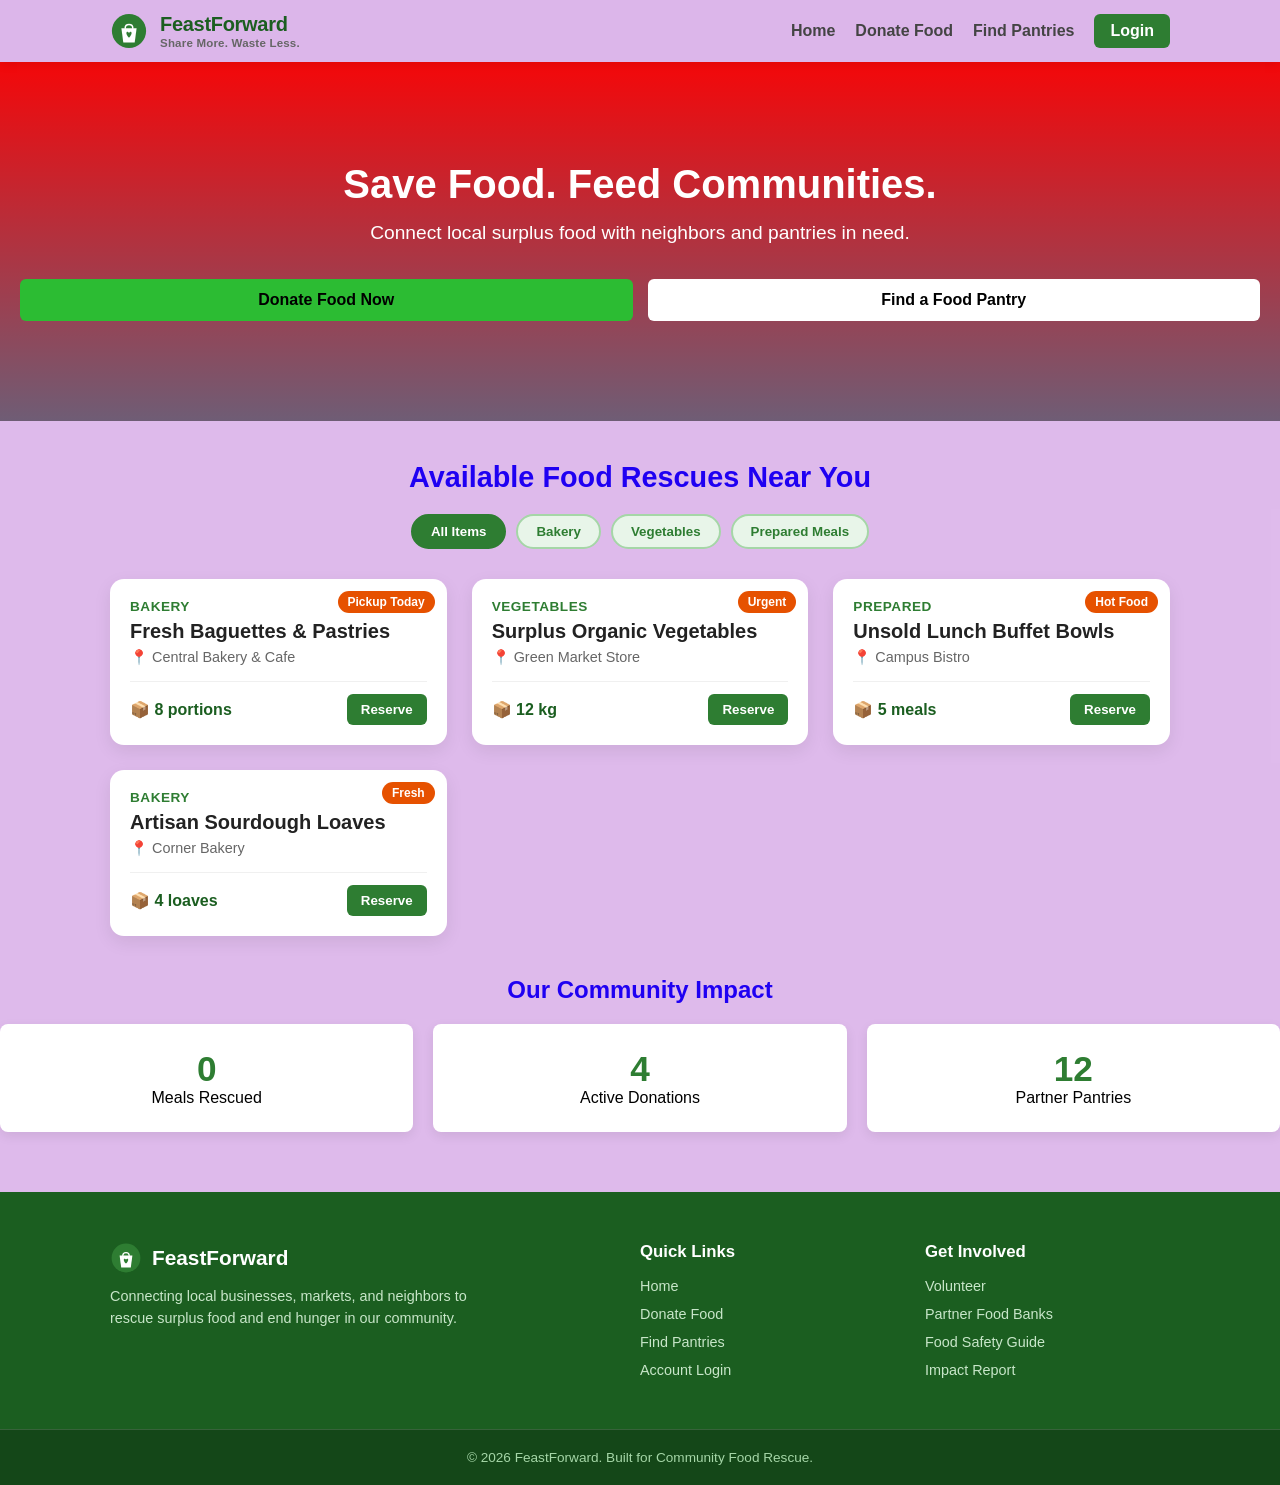
<file: index.html>
<!DOCTYPE html>
<html lang="en">
<head>
  <meta charset="UTF-8">
  <meta name="viewport" content="width=device-width, initial-scale=1.0">
  <title>FeastForward | Community Food Rescue & Surplus Sharing</title>
  <link rel="stylesheet" href="style.css">
</head>
<body>

  <!-- Navigation Bar -->
  <header class="navbar">
    <div class="nav-container">
      
      <a href="index.html" class="nav-logo">
        <svg class="logo-icon-sm" viewBox="0 0 200 200" width="38" height="38">
          <circle cx="100" cy="100" r="90" fill="#2e7d32" />
          <path d="M60 85 L140 85 L130 160 L70 160 Z" fill="#ffffff" />
          <path d="M80 85 C80 60, 120 60, 120 85" fill="none" stroke="#ffffff" stroke-width="8" stroke-linecap="round" />
          <path d="M100 110 C90 95, 75 110, 100 135 C125 110, 110 95, 100 110 Z" fill="#2e7d32" />
        </svg>
        <div class="logo-text">
          <span class="brand-name">FeastForward</span>
          <span class="brand-tagline">Share More. Waste Less.</span>
        </div>
      </a>

      <nav class="nav-links">
        <a href="index.html">Home</a>
        <a href="donate.html">Donate Food</a>
        <a href="pantries.html">Find Pantries</a>

        <!-- Logged Out Button -->
        <a href="login.html" id="navAuthBtn" class="btn-nav">Login</a>

        <!-- Logged In Profile Menu -->
        <div id="userProfileMenu" class="user-profile-menu hidden">
          <button id="profileDropdownBtn" class="profile-btn" type="button">
            <div class="avatar-circle" id="userAvatar">U</div>
            <span id="userName">User</span>
            <span class="dropdown-arrow">▼</span>
          </button>
          <div id="profileDropdown" class="dropdown-content hidden">
            <div class="dropdown-header">
              <strong id="dropdownName">User Name</strong>
              <small id="dropdownEmail">user@example.com</small>
            </div>
            <hr>
            <a href="donate.html" class="dropdown-item">My Donations</a>
            <button id="logoutBtn" class="dropdown-item logout-link" type="button">Log Out</button>
          </div>
        </div>
      </nav>

    </div>
  </header>

  <!-- Hero Section -->
  <section class="hero">
    <div class="hero-content">
      <h1>Save Food. Feed Communities.</h1>
      <p>Connect local surplus food with neighbors and pantries in need.</p>
      <div class="hero-buttons">
        <a href="donate.html" class="btn btn-primary">Donate Food Now</a>
        <a href="pantries.html" class="btn btn-secondary">Find a Food Pantry</a>
      </div>
    </div>
  </section>

  <!-- Food Listings Section -->
  <section class="listing-section">
    <h2 class="section-title">Available Food Rescues Near You</h2>

    <!-- Interactive Category Filter -->
    <div class="filter-container">
      <button class="filter-btn active" data-filter="all">All Items</button>
      <button class="filter-btn" data-filter="Bakery">Bakery</button>
      <button class="filter-btn" data-filter="Vegetables">Vegetables</button>
      <button class="filter-btn" data-filter="Prepared">Prepared Meals</button>
    </div>

    <!-- Cards Container -->
    <div class="cards-grid" id="foodCardsContainer">
      <!-- Items will be populated dynamically via JavaScript -->
    </div>
  </section>

  <!-- Impact Tracker Section -->
  <section class="impact-section">
    <h2 style="text-align: center; color: #1f00f2;">Our Community Impact</h2>
    <div class="stats-grid">
      <div class="stat-card">
        <h3 id="totalMeals">0</h3>
        <p>Meals Rescued</p>
      </div>
      <div class="stat-card">
        <h3 id="totalDonations">0</h3>
        <p>Active Donations</p>
      </div>
      <div class="stat-card">
        <h3>12</h3>
        <p>Partner Pantries</p>
      </div>
    </div>
  </section>

  <!-- Site Footer -->
  <footer class="site-footer">
    <div class="footer-container">
      
      <!-- Brand Info Column -->
      <div class="footer-brand">
        <div class="footer-logo">
          <svg class="logo-icon-sm" viewBox="0 0 200 200" width="32" height="32">
            <circle cx="100" cy="100" r="90" fill="#2e7d32" />
            <path d="M60 85 L140 85 L130 160 L70 160 Z" fill="#ffffff" />
            <path d="M80 85 C80 60, 120 60, 120 85" fill="none" stroke="#ffffff" stroke-width="8" stroke-linecap="round" />
            <path d="M100 110 C90 95, 75 110, 100 135 C125 110, 110 95, 100 110 Z" fill="#2e7d32" />
          </svg>
          <span class="footer-brand-name">FeastForward</span>
        </div>
        <p class="footer-desc">Connecting local businesses, markets, and neighbors to rescue surplus food and end hunger in our community.</p>
      </div>

      <!-- Quick Links Column -->
      <div class="footer-col">
        <h4>Quick Links</h4>
        <ul>
          <li><a href="index.html">Home</a></li>
          <li><a href="donate.html">Donate Food</a></li>
          <li><a href="pantries.html">Find Pantries</a></li>
          <li><a href="login.html">Account Login</a></li>
        </ul>
      </div>

      <!-- Community & Impact Column -->
      <div class="footer-col">
        <h4>Get Involved</h4>
        <ul>
          <li><a href="#">Volunteer</a></li>
          <li><a href="#">Partner Food Banks</a></li>
          <li><a href="#">Food Safety Guide</a></li>
          <li><a href="#">Impact Report</a></li>
        </ul>
      </div>

    </div>

    <!-- Bottom Copyright Bar -->
    <div class="footer-bottom">
      <p>&copy; 2026 FeastForward. Built for Community Food Rescue.</p>
    </div>
  </footer>
<script src="https://code.jquery.com/jquery-3.7.1.min.js"></script>
<script src="https://cdn.jsdelivr.net/npm/bootstrap@5.3.3/dist/js/bootstrap.bundle.min.js"></script>
  <script src="script.js"></script>
</body>
</html>
</file>
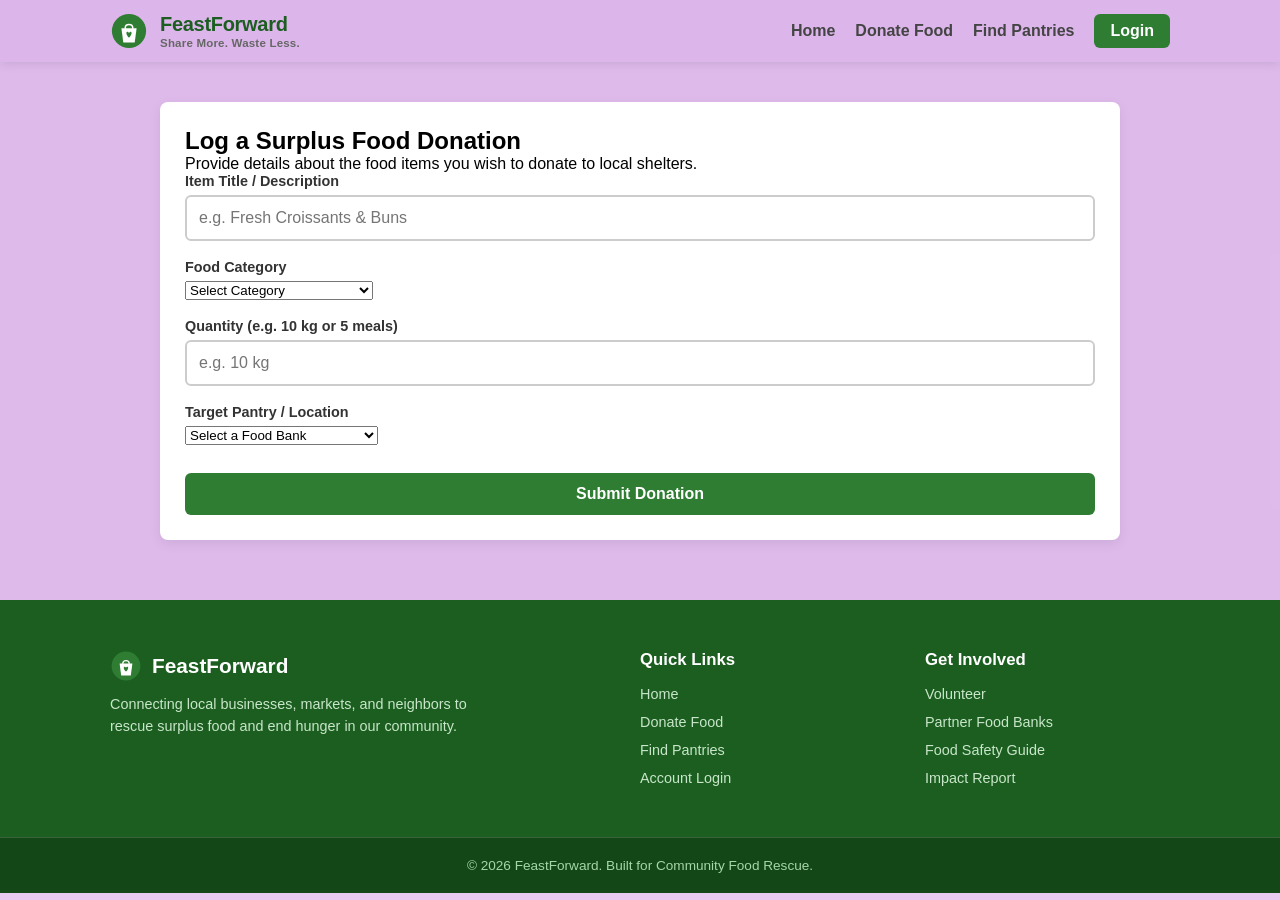
<file: donate.html>
<!DOCTYPE html>
<html lang="en">
<head>
  <meta charset="UTF-8">
  <meta name="viewport" content="width=device-width, initial-scale=1.0">
  <title>Donate Food | FeastForward</title>
  <link rel="stylesheet" href="style.css">
</head>
<body>

  <!-- Navigation Bar -->
  <header class="navbar">
    <div class="nav-container">
      
      <a href="index.html" class="nav-logo">
        <svg class="logo-icon-sm" viewBox="0 0 200 200" width="38" height="38">
          <circle cx="100" cy="100" r="90" fill="#2e7d32" />
          <path d="M60 85 L140 85 L130 160 L70 160 Z" fill="#ffffff" />
          <path d="M80 85 C80 60, 120 60, 120 85" fill="none" stroke="#ffffff" stroke-width="8" stroke-linecap="round" />
          <path d="M100 110 C90 95, 75 110, 100 135 C125 110, 110 95, 100 110 Z" fill="#2e7d32" />
        </svg>
        <div class="logo-text">
          <span class="brand-name">FeastForward</span>
          <span class="brand-tagline">Share More. Waste Less.</span>
        </div>
      </a>

      <nav class="nav-links">
        <a href="index.html">Home</a>
        <a href="donate.html">Donate Food</a>
        <a href="pantries.html">Find Pantries</a>

        <!-- Default Login Button when logged out -->
        <a href="login.html" id="navAuthBtn" class="btn-nav">Login</a>

        <!-- Profile Dropdown (Hidden until user logs in) -->
        <div id="userProfileMenu" class="user-profile-menu hidden">
          <button id="profileDropdownBtn" class="profile-btn" type="button">
            <div class="avatar-circle" id="userAvatar">U</div>
            <span id="userName">User</span>
            <span class="dropdown-arrow">▼</span>
          </button>
          <div id="profileDropdown" class="dropdown-content hidden">
            <div class="dropdown-header">
              <strong id="dropdownName">User Name</strong>
              <small id="dropdownEmail">user@example.com</small>
            </div>
            <hr>
            <a href="donate.html" class="dropdown-item">My Donations</a>
            <button id="logoutBtn" class="dropdown-item logout-link" type="button">Log Out</button>
          </div>
        </div>
      </nav>

    </div>
  </header>

  <!-- Main Container -->
  <main class="page-container">
    <div class="form-card">
      <h2>Log a Surplus Food Donation</h2>
      <p>Provide details about the food items you wish to donate to local shelters.</p>

      <form id="donationForm">
        <div class="form-group">
          <label for="foodTitle">Item Title / Description</label>
          <input type="text" id="foodTitle" placeholder="e.g. Fresh Croissants & Buns" required>
        </div>

        <div class="form-group">
          <label for="foodType">Food Category</label>
          <select id="foodType" required>
            <option value="">Select Category</option>
            <option value="Bakery">Bakery & Bread</option>
            <option value="Vegetables">Fresh Vegetables</option>
            <option value="Prepared">Prepared Meals / Fast Food</option>
          </select>
        </div>

        <div class="form-group">
          <label for="quantity">Quantity (e.g. 10 kg or 5 meals)</label>
          <input type="text" id="quantity" placeholder="e.g. 10 kg" required>
        </div>

        <div class="form-group">
          <label for="pantrySelect">Target Pantry / Location</label>
          <select id="pantrySelect" required>
            <option value="">Select a Food Bank</option>
            <option value="Mitho Metro Food Bank">Mitho Metro Food Bank</option>
            <option value="The Chautari Network">The Chautari Network</option>
            <option value="Eastside Community Kitchen">Eastside Community Kitchen</option>
          </select>
        </div>

        <button type="submit" class="btn btn-full">Submit Donation</button>
      </form>
    </div>
  </main>

  <!-- Site Footer -->
  <footer class="site-footer">
    <div class="footer-container">
      
      <!-- Brand Info Column -->
      <div class="footer-brand">
        <div class="footer-logo">
          <svg class="logo-icon-sm" viewBox="0 0 200 200" width="32" height="32">
            <circle cx="100" cy="100" r="90" fill="#2e7d32" />
            <path d="M60 85 L140 85 L130 160 L70 160 Z" fill="#ffffff" />
            <path d="M80 85 C80 60, 120 60, 120 85" fill="none" stroke="#ffffff" stroke-width="8" stroke-linecap="round" />
            <path d="M100 110 C90 95, 75 110, 100 135 C125 110, 110 95, 100 110 Z" fill="#2e7d32" />
          </svg>
          <span class="footer-brand-name">FeastForward</span>
        </div>
        <p class="footer-desc">Connecting local businesses, markets, and neighbors to rescue surplus food and end hunger in our community.</p>
      </div>

      <!-- Quick Links Column -->
      <div class="footer-col">
        <h4>Quick Links</h4>
        <ul>
          <li><a href="index.html">Home</a></li>
          <li><a href="donate.html">Donate Food</a></li>
          <li><a href="pantries.html">Find Pantries</a></li>
          <li><a href="login.html">Account Login</a></li>
        </ul>
      </div>

      <!-- Community & Impact Column -->
      <div class="footer-col">
        <h4>Get Involved</h4>
        <ul>
          <li><a href="#">Volunteer</a></li>
          <li><a href="#">Partner Food Banks</a></li>
          <li><a href="#">Food Safety Guide</a></li>
          <li><a href="#">Impact Report</a></li>
        </ul>
      </div>

    </div>

    <!-- Bottom Copyright Bar -->
    <div class="footer-bottom">
      <p>&copy; 2026 FeastForward. Built for Community Food Rescue.</p>
    </div>
  </footer>
<script src="https://code.jquery.com/jquery-3.7.1.min.js"></script>
<script src="https://cdn.jsdelivr.net/npm/bootstrap@5.3.3/dist/js/bootstrap.bundle.min.js"></script>
<script src="script.js"></script>
</body>
</html>
</file>
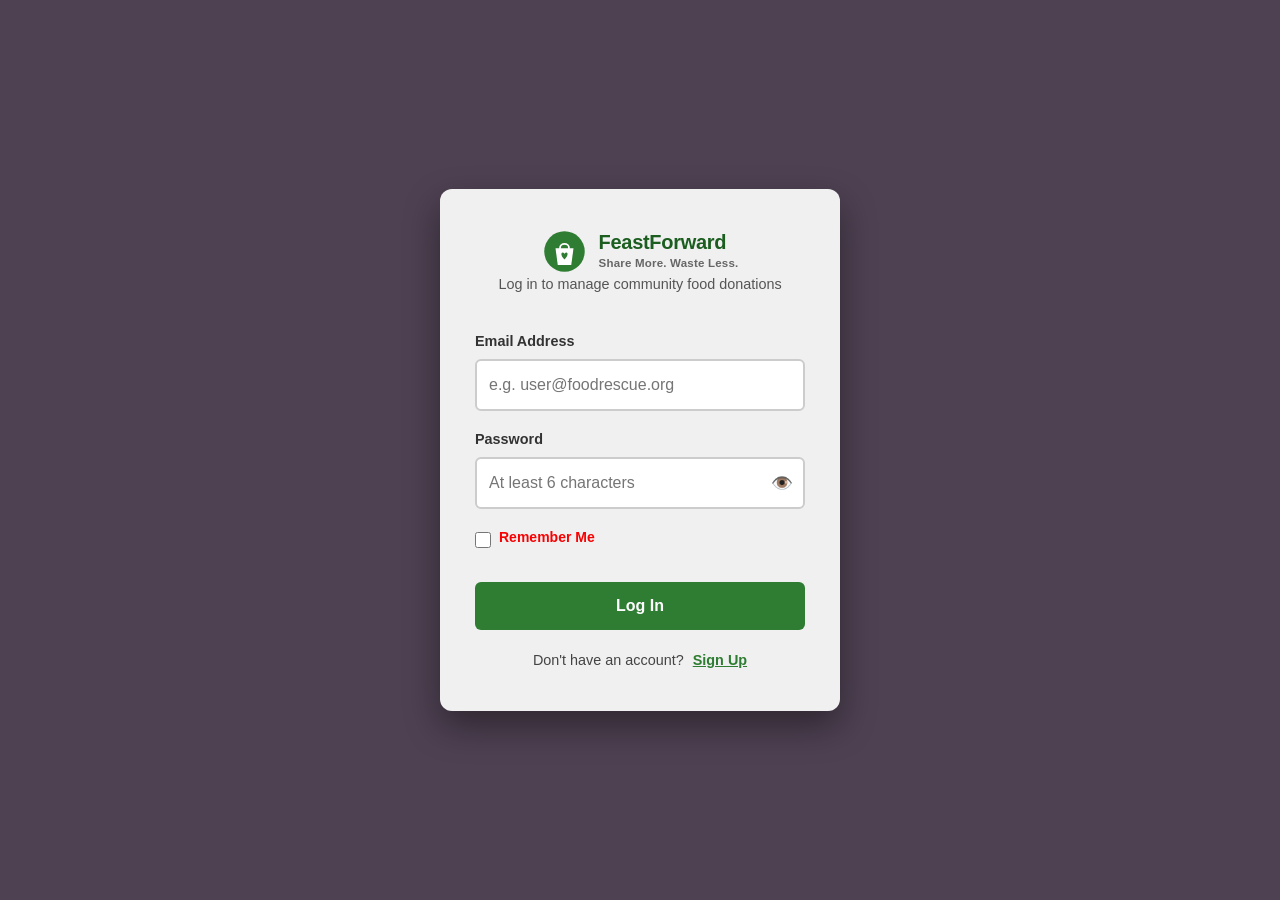
<file: login.html>
<!DOCTYPE html>
<html lang="en">
<head>
  <meta charset="UTF-8">
  <meta name="viewport" content="width=device-width, initial-scale=1.0">
  <title>Login & Sign Up | FeastForward</title>
  <!-- External CSS -->
  <link href="https://cdn.jsdelivr.net/npm/bootstrap@5.3.3/dist/css/bootstrap.min.css" rel="stylesheet">
  <link rel="stylesheet" href="style.css">

</head>
<body>

  <div class="video-container">
    <!-- Background Food Video -->
    <video autoplay muted loop playsinline id="bgVideo">
      <source src="food.mp4" type="video/mp4">
      Your browser does not support HTML5 video.
    </video>

    <!-- Dark Overlay Filter -->
    <div class="video-overlay"></div>

    <!-- Login / Sign Up Card -->
    <div class="auth-card">
      <div class="card-header">

        <a href="index.html" class="nav-logo">
          <svg class="logo-icon-sm" viewBox="0 0 200 200" width="45" height="45">
            <circle cx="100" cy="100" r="90" fill="#2e7d32" />
            <path d="M60 85 L140 85 L130 160 L70 160 Z" fill="#ffffff" />
            <path d="M80 85 C80 60, 120 60, 120 85" fill="none" stroke="#ffffff" stroke-width="8" stroke-linecap="round" />
            <path d="M100 110 C90 95, 75 110, 100 135 C125 110, 110 95, 100 110 Z" fill="#2e7d32" />
          </svg>
          <div class="logo-text">
            <span class="brand-name">FeastForward</span>
            <span class="brand-tagline">Share More. Waste Less.</span>
          </div>
        </a>

        <p id="modalSubtitle">Log in to manage community food donations</p>
      </div>

      <form id="authForm" novalidate>
        <!-- Email Input -->
        <div class="form-group">
          <label for="authEmail">Email Address</label>
          <input type="email" id="authEmail" placeholder="e.g. user@foodrescue.org" required>
          <span class="error-message" id="authEmailError">Please enter a valid email address.</span>
        </div>

        <!-- Password Input with Eye Toggle -->
        <div class="form-group">
          <label for="authPassword">Password</label>
          <div class="password-wrapper">
            <input type="password" id="authPassword" placeholder="At least 6 characters" required>
            <button type="button" id="togglePasswordBtn" class="toggle-password-btn" aria-label="Toggle password visibility">👁️</button>
          </div>
          <span class="error-message" id="authPasswordError">Password must be at least 6 characters long.</span>
        </div>

        <!-- Remember Me Checkbox -->
        <div class="remember-me-group">
          <input type="checkbox" id="rememberMe">
          <label for="rememberMe">Remember Me</label>
        </div>

        <button type="submit" id="authSubmitBtn" class="btn">Log In</button>
      </form>

      <div class="auth-toggle">
        <span id="toggleText">Don't have an account?</span>
        <button type="button" id="toggleAuthBtn">Sign Up</button>
      </div>
    </div>
  </div>

  <!-- External JavaScript -->
<script src="https://code.jquery.com/jquery-3.7.1.min.js"></script>
<script src="https://cdn.jsdelivr.net/npm/bootstrap@5.3.3/dist/js/bootstrap.bundle.min.js"></script>
<script src="script.js"></script>
</body>
</html>
</file>
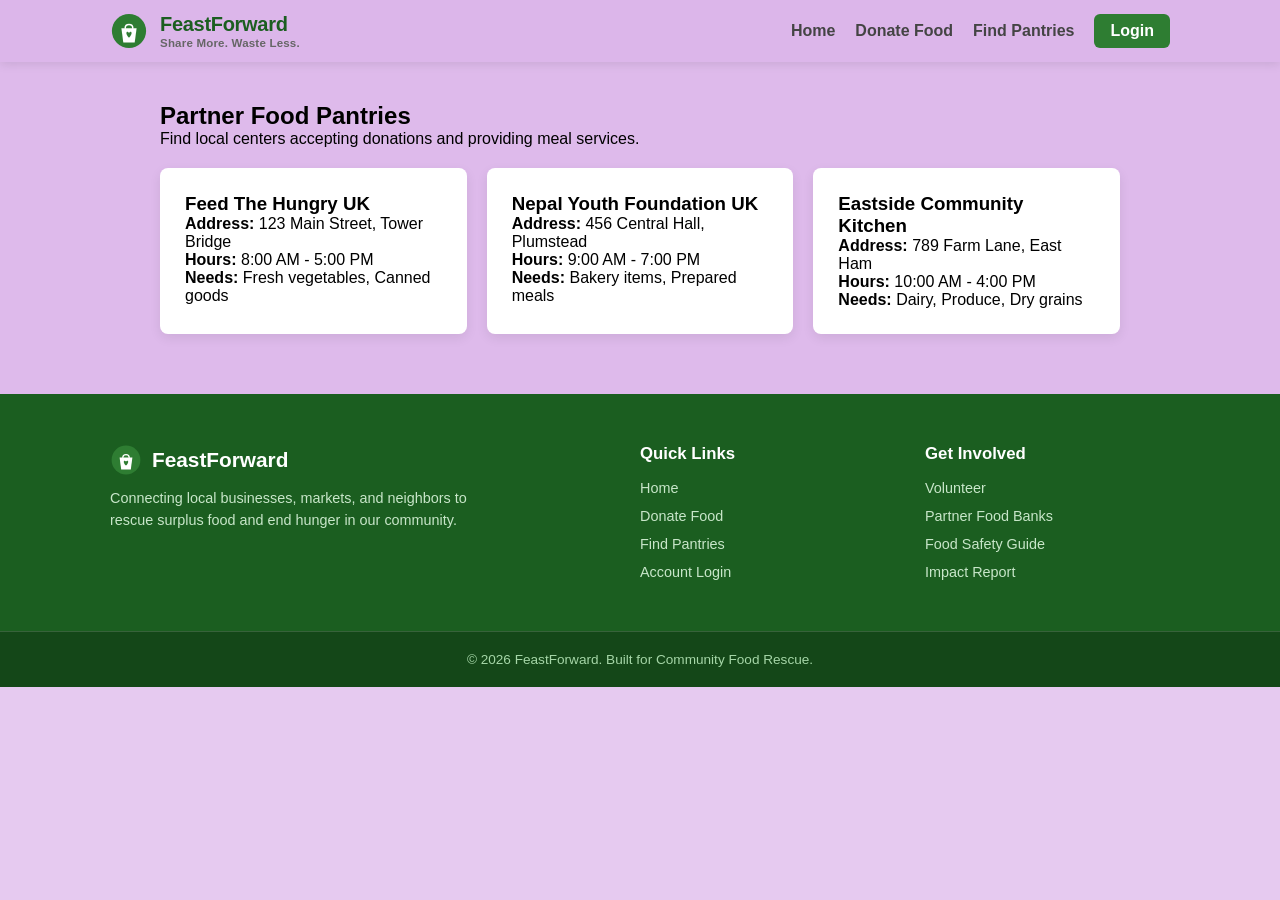
<file: pantries.html>
<!DOCTYPE html>
<html lang="en">
<head>
  <meta charset="UTF-8">
  <meta name="viewport" content="width=device-width, initial-scale=1.0">
 <title>Find Local Pantries | FeastForward</title>
  <link rel="stylesheet" href="style.css">
</head>
<body>

  <!-- Navigation Bar -->
  <header class="navbar">
  <div class="nav-container">
    
   
    <a href="index.html" class="nav-logo">
      <svg class="logo-icon-sm" viewBox="0 0 200 200" width="38" height="38">
        <circle cx="100" cy="100" r="90" fill="#2e7d32" />
        <path d="M60 85 L140 85 L130 160 L70 160 Z" fill="#ffffff" />
        <path d="M80 85 C80 60, 120 60, 120 85" fill="none" stroke="#ffffff" stroke-width="8" stroke-linecap="round" />
        <path d="M100 110 C90 95, 75 110, 100 135 C125 110, 110 95, 100 110 Z" fill="#2e7d32" />
      </svg>
      <div class="logo-text">
        <span class="brand-name">FeastForward</span>
        <span class="brand-tagline">Share More. Waste Less.</span>
      </div>
    </a>
   

  <nav class="nav-links">
  <a href="index.html">Home</a>
  <a href="donate.html">Donate Food</a>
  <a href="pantries.html">Find Pantries</a>

  <!-- Default Login Button when logged out -->
  <a href="login.html" id="navAuthBtn" class="btn-nav">Login</a>

  <!-- Profile Dropdown (Hidden until user logs in) -->
  <div id="userProfileMenu" class="user-profile-menu hidden">
    <button id="profileDropdownBtn" class="profile-btn" type="button">
      <div class="avatar-circle" id="userAvatar">U</div>
      <span id="userName">User</span>
      <span class="dropdown-arrow">▼</span>
    </button>
    <div id="profileDropdown" class="dropdown-content hidden">
      <div class="dropdown-header">
        <strong id="dropdownName">User Name</strong>
        <small id="dropdownEmail">user@example.com</small>
      </div>
      <hr>
      <a href="donate.html" class="dropdown-item">My Donations</a>
      <button id="logoutBtn" class="dropdown-item logout-link" type="button">Log Out</button>
    </div>
  </div>
</nav>

  </div>
</header> 

  <main class="page-container">
    <h2>Partner Food Pantries</h2>
    <p>Find local centers accepting donations and providing meal services.</p>

    <div class="pantry-grid">
      <div class="pantry-card">
        <h3>Feed The Hungry UK</h3>
        <p><strong>Address:</strong> 123 Main Street, Tower Bridge</p>
        <p><strong>Hours:</strong> 8:00 AM - 5:00 PM</p>
        <p><strong>Needs:</strong> Fresh vegetables, Canned goods</p>
      </div>

      <div class="pantry-card">
        <h3>Nepal Youth Foundation UK</h3>
        <p><strong>Address:</strong> 456 Central Hall, Plumstead</p>
        <p><strong>Hours:</strong> 9:00 AM - 7:00 PM</p>
        <p><strong>Needs:</strong> Bakery items, Prepared meals</p>
      </div>

      <div class="pantry-card">
        <h3>Eastside Community Kitchen</h3>
        <p><strong>Address:</strong> 789 Farm Lane, East Ham </p>
        <p><strong>Hours:</strong> 10:00 AM - 4:00 PM</p>
        <p><strong>Needs:</strong> Dairy, Produce, Dry grains</p>
      </div>
    </div>
  </main>


  <!-- Site Footer -->
<footer class="site-footer">
  <div class="footer-container">
    
    <!-- Brand Info Column -->
    <div class="footer-brand">
      <div class="footer-logo">
        <svg class="logo-icon-sm" viewBox="0 0 200 200" width="32" height="32">
          <circle cx="100" cy="100" r="90" fill="#2e7d32" />
          <path d="M60 85 L140 85 L130 160 L70 160 Z" fill="#ffffff" />
          <path d="M80 85 C80 60, 120 60, 120 85" fill="none" stroke="#ffffff" stroke-width="8" stroke-linecap="round" />
          <path d="M100 110 C90 95, 75 110, 100 135 C125 110, 110 95, 100 110 Z" fill="#2e7d32" />
        </svg>
        <span class="footer-brand-name">FeastForward</span>
      </div>
      <p class="footer-desc">Connecting local businesses, markets, and neighbors to rescue surplus food and end hunger in our community.</p>
    </div>

    <!-- Quick Links Column -->
    <div class="footer-col">
      <h4>Quick Links</h4>
      <ul>
        <li><a href="index.html">Home</a></li>
        <li><a href="donate.html">Donate Food</a></li>
        <li><a href="pantries.html">Find Pantries</a></li>
        <li><a href="login.html">Account Login</a></li>
      </ul>
    </div>

    <!-- Community & Impact Column -->
    <div class="footer-col">
      <h4>Get Involved</h4>
      <ul>
        <li><a href="#">Volunteer</a></li>
        <li><a href="#">Partner Food Banks</a></li>
        <li><a href="#">Food Safety Guide</a></li>
        <li><a href="#">Impact Report</a></li>
      </ul>
    </div>

  </div>

  <!-- Bottom Copyright Bar -->
  <div class="footer-bottom">
    <p>&copy; 2026 FeastForward. Built for Community Food Rescue.</p>
  </div>
</footer>
<script src="https://code.jquery.com/jquery-3.7.1.min.js"></script>
<script src="https://cdn.jsdelivr.net/npm/bootstrap@5.3.3/dist/js/bootstrap.bundle.min.js"></script>
<script src="script.js"></script>
</body>
</html>
</file>
<file: style.css>
/* wrapper dimensions for login field layout */
.password-wrapper {
  position: relative;
  width: 100%;
}

.password-wrapper input {
  padding-right: 40px !important;
}

.toggle-password-btn {
  position: absolute;
  right: 12px;
  top: 50%;
  transform: translateY(-50%);
  background: none;
  border: none;
  cursor: pointer;
  font-size: 1.1rem;
  z-index: 5;
}
    .remember-me-group {
      display: flex;
      align-items: center;
      gap: 8px;
      margin: 12px 0 18px 0;
    }
    .remember-me-group input[type="checkbox"] {
      width: 16px;
      height: 16px;
      cursor: pointer;
    }
    .remember-me-group label {
      font-size: 14px;
      cursor: pointer;
      color: #f70202; /* Adjust according to your dark card styling */
    }
  


/* Reset & Base Styles */
* {
  box-sizing: border-box;
  margin: 0;
  padding: 0;
}

body, html {
  background-color: #dcb5eab5;
  min-height: 100%;
  font-family: 'Segoe UI', Tahoma, Geneva, Verdana, sans-serif;
  overflow-x: hidden; /* Prevents unwanted horizontal scrolling */
  overflow-y: auto;   /* Allows vertical scrolling on all pages */
}

/* Fullscreen Video Background Container */
.video-container {
  position: relative;
  width: 100vw;
  height: 100vh;
  display: flex;
  justify-content: center;
  align-items: center;
}

/* Background Video Styling */
#bgVideo {
  position: absolute;
  top: 50%;
  left: 50%;
  min-width: 100%;
  min-height: 100%;
  width: auto;
  height: auto;
  z-index: 1;
  transform: translate(-50%, -50%);
  object-fit: cover;
}

/* Dark Overlay for Contrast */
.video-overlay {
  position: absolute;
  top: 0;
  left: 0;
  width: 100%;
  height: 100%;
  background: rgba(0, 0, 0, 0.65);
  z-index: 2;
}

/* Frosted Glass Auth Card */
.auth-card {
  position: relative;
  z-index: 3;
  background: rgba(255, 255, 255, 0.92);
  backdrop-filter: blur(10px);
  padding: 40px 35px;
  border-radius: 12px;
  width: 90%;
  max-width: 400px;
  box-shadow: 0 15px 35px rgba(0, 0, 0, 0.4);
}

.card-header {
  display: flex;
  flex-direction: column;
  align-items: center;
  margin-bottom: 20px;
}

/* Embedded SVG Logo Styling */
.logo-icon {
  width: 50px;
  height: 50px;
  margin-bottom: 10px;
}

.auth-card h2 {
  color: #1b5e20;
  font-size: 1.8rem;
  margin-bottom: 4px;
  text-align: center;
}

.auth-card p {
  color: #555;
  font-size: 0.9rem;
  text-align: center;
}

/* Form Fields */
.form-group {
  margin-bottom: 18px;
}

label {
  display: block;
  font-weight: 600;
  margin-bottom: 6px;
  color: #333;
  font-size: 0.9rem;
}

input {
  width: 100%;
  padding: 12px;
  border: 2px solid #ccc;
  border-radius: 6px;
  font-size: 1rem;
  transition: border-color 0.3s ease;
}

input:focus {
  outline: none;
  border-color: #2e7d32;
  box-shadow: 0 0 5px rgba(46, 125, 50, 0.3);
}

.error-message {
  color: #d32f2f;
  font-size: 0.8rem;
  margin-top: 5px;
  display: none;
}

/* Action Buttons */
.btn {
  width: 100%;
  background-color: #2e7d32;
  color: #ffffff;
  padding: 12px;
  border: none;
  border-radius: 6px;
  cursor: pointer;
  font-size: 1rem;
  font-weight: bold;
  margin-top: 10px;
  transition: background-color 0.3s ease;
}

.btn:hover {
  background-color: #63e8e9;
}


.auth-toggle {
  margin-top: 20px;
  text-align: center;
  font-size: 0.9rem;
  color: #444;
}

.auth-toggle button {
  background: none;
  border: none;
  color: #2e7d32;
  font-weight: bold;
  cursor: pointer;
  text-decoration: underline;
  font-size: 0.9rem;
  margin-left: 5px;
}


/* Navbar Styling */
.navbar {
 background-color: #dcb5eab5;
  box-shadow: 0 2px 10px rgba(0, 0, 0, 0.1);
  position: sticky;
  top: 0;
  z-index: 100;
}

.nav-container {
  max-width: 1100px;
  margin: 0 auto;
  padding: 12px 20px;
  display: flex;
  justify-content: space-between;
  align-items: center;
}

.nav-logo {
  display: flex;
  align-items: center;
  gap: 10px;
  text-decoration: none;
  color: #1b5e20;
  font-size: 1.3rem;
  font-weight: bold;
}

.nav-links {
  display: flex;
  align-items: center;
  gap: 20px;
}

.nav-links a {
  text-decoration: none;
  color: #444;
  font-weight: 600;
  transition: color 0.2s;
}

.nav-links a:hover, .nav-links a.active {
  color: #2e7d32;
}

.btn-nav {
  background-color: #2e7d32;
  color: #fff !important;
  padding: 8px 16px;
  border-radius: 6px;
}

/* Hero & General Pages */
.hero {
  background: linear-gradient(rgb(245 0 0 / 96%), rgba(0,0,0,0.5)), url('food.mp4');
  background-size: cover;
  color: white;
  padding: 100px 20px;
  text-align: center;
}

.hero h1 { font-size: 2.5rem; margin-bottom: 15px; }
.hero p { font-size: 1.2rem; margin-bottom: 25px; }

.hero-buttons {
  display: flex;
  justify-content: center;
  gap: 15px;
}

.btn-primary {
  background-color: #2cbc33; 
  color: #000000;
  padding: 12px 24px;
  text-decoration: none;
  border-radius: 6px;
  font-weight: bold;
 }

.btn-secondary { 
  background-color: #ffffff; 
  color: #000000; 
  padding: 12px 24px; 
  text-decoration: none; 
  border-radius: 6px; 
  font-weight: bold; }

.page-container {
  max-width: 1000px;
  margin: 40px auto;
  padding: 0 20px;
}

.pantry-grid, .stats-grid {
  display: grid;
  grid-template-columns: repeat(auto-fit, minmax(280px, 1fr));
  gap: 20px;
  margin-top: 20px;
}

.pantry-card, .stat-card, .form-card {
  background: #ffffff;
  padding: 25px;
  border-radius: 8px;
  box-shadow: 0 4px 12px rgba(0,0,0,0.08);
}

.stat-card { text-align: center; }
.stat-card h3 { font-size: 2.2rem; color: #2e7d32; }



/* Specific layout for login page container */
.video-container {
  position: relative;
  width: 100%;
  min-height: 100vh;
  display: flex;
  justify-content: center;
  align-items: center;
  overflow: hidden; /* Contains video overflow strictly within this section */
}

#bgVideo {
  position: absolute;
  top: 50%;
  left: 50%;
  min-width: 100%;
  min-height: 100%;
  transform: translate(-50%, -50%);
  object-fit: cover;
  z-index: -1;
}



.listing-section {
  max-width: 1100px;
  margin: 40px auto;
  padding: 0 20px;
}

.section-title {
  font-size: 1.8rem;
  color: #1f00f2;
  margin-bottom: 20px;
  text-align: center;
}


.filter-container {
  display: flex;
  justify-content: center;
  gap: 10px;
  margin-bottom: 30px;
  flex-wrap: wrap;
}

.filter-btn {
  background-color: #e8f5e9;
  color: #2e7d32;
  border: 2px solid #a5d6a7;
  padding: 8px 18px;
  border-radius: 20px;
  font-weight: 600;
  cursor: pointer;
  transition: all 0.2s ease;
}

.filter-btn:hover, .filter-btn.active {
  background-color: #2e7d32;
  color: #ffffff;
  border-color: #2e7d32;
}

/* Food Cards Grid */
.cards-grid {
  display: grid;
  grid-template-columns: repeat(auto-fill, minmax(280px, 1fr));
  gap: 25px;
}

/* Interactive Food Card */
.food-card {
  background: #ffffff;
  border-radius: 14px;
  overflow: hidden;
  box-shadow: 0 6px 18px rgba(0,0,0,0.08);
  transition: transform 0.2s ease, box-shadow 0.2s ease;
  position: relative;
  display: flex;
  flex-direction: column;
}

.food-card:hover {
  transform: translateY(-5px);
  box-shadow: 0 12px 24px rgba(0,0,0,0.15);
}

.card-badge {
  position: absolute;
  top: 12px;
  right: 12px;
  background-color: #e65100;
  color: white;
  padding: 4px 10px;
  border-radius: 12px;
  font-size: 0.75rem;
  font-weight: bold;
}

.card-body {
  padding: 20px;
  display: flex;
  flex-direction: column;
  flex-grow: 1;
}

.card-category {
  color: #2e7d32;
  font-size: 0.85rem;
  font-weight: bold;
  text-transform: uppercase;
  letter-spacing: 0.5px;
}

.card-title {
  font-size: 1.25rem;
  color: #222;
  margin: 6px 0;
}

.card-location {
  color: #666;
  font-size: 0.9rem;
  margin-bottom: 15px;
}

.card-footer {
  margin-top: auto;
  display: flex;
  justify-content: space-between;
  align-items: center;
  border-top: 1px solid #f0f0f0;
  padding-top: 12px;
}

.card-qty {
  font-weight: bold;
  color: #1b5e20;
}

.claim-btn {
  background-color: #2e7d32;
  color: white;
  border: none;
  padding: 8px 14px;
  border-radius: 6px;
  font-weight: bold;
  cursor: pointer;
  transition: background 0.2s;
}

.claim-btn:hover {
  background-color: #1b5e20;
}


/* Logo & Tagline Flex Layout */
.nav-logo {
  display: flex;
  align-items: center;
  gap: 12px;
  text-decoration: none;
}

.logo-text {
  display: flex;
  flex-direction: column;
}

.brand-name {
  color: #1b5e20;
  font-size: 1.25rem;
  font-weight: 800;
  line-height: 1.1;
  letter-spacing: -0.3px;
}

.brand-tagline {
  color: #666666;
  font-size: 0.72rem;
  font-weight: 600;
  margin-top: 2px;
  letter-spacing: 0.2px;
}

/* Site Footer Styling */
.site-footer {
  background-color: #1b5e20;
  color: #e8f5e9;
  padding-top: 50px;
  margin-top: 60px;
}

.footer-container {
  max-width: 1100px;
  margin: 0 auto;
  padding: 0 20px 40px 20px;
  display: grid;
  grid-template-columns: 2fr 1fr 1fr;
  gap: 40px;
}

/* Brand Section */
.footer-logo {
  display: flex;
  align-items: center;
  gap: 10px;
  margin-bottom: 12px;
}

.footer-brand-name {
  font-size: 1.3rem;
  font-weight: 800;
  color: #ffffff;
}

.footer-desc {
  font-size: 0.9rem;
  color: #c8e6c9;
  line-height: 1.5;
  max-width: 360px;
}

/* Footer Columns */
.footer-col h4 {
  color: #ffffff;
  font-size: 1.05rem;
  margin-bottom: 15px;
}

.footer-col ul {
  list-style: none;
  padding: 0;
}

.footer-col li {
  margin-bottom: 10px;
}

.footer-col a {
  color: #c8e6c9;
  text-decoration: none;
  font-size: 0.9rem;
  transition: color 0.2s ease;
}

.footer-col a:hover {
  color: #ffffff;
  text-decoration: underline;
}

/* Footer Bottom Bar */
.footer-bottom {
  border-top: 1px solid rgba(255, 255, 255, 0.15);
  text-align: center;
  padding: 20px;
  font-size: 0.85rem;
  color: #a5d6a7;
  background-color: #144718;
}

/* Mobile Responsiveness */
@media (max-width: 768px) {
  .footer-container {
    grid-template-columns: 1fr;
    gap: 30px;
  }
}

/* Helper class to hide elements */
.hidden {
  display: none !important;
}

/* Profile Menu Wrapper */
.user-profile-menu {
  position: relative;
  display: inline-block;
}

/* Profile Trigger Button */
.profile-btn {
  display: flex;
  align-items: center;
  gap: 8px;
  background: transparent;
  border: 1px solid #c8e6c9;
  padding: 5px 12px;
  border-radius: 20px;
  cursor: pointer;
  font-family: inherit;
  font-size: 0.9rem;
  color: #1b5e20;
  transition: background-color 0.2s ease;
}

.profile-btn:hover {
  background-color: #f1f8e9;
}

/* Avatar Icon */
.avatar-circle {
  width: 28px;
  height: 28px;
  border-radius: 50%;
  background-color: #2e7d32;
  color: #ffffff;
  display: flex;
  align-items: center;
  justify-content: center;
  font-weight: bold;
  font-size: 0.85rem;
}

.dropdown-arrow {
  font-size: 0.6rem;
  color: #666;
  margin-left: 2px;
}

/* Floating Dropdown Card */
.dropdown-content {
  position: absolute;
  right: 0;
  top: 120%;
  width: 200px;
  background-color: #ffffff;
  border-radius: 8px;
  box-shadow: 0 4px 15px rgba(0, 0, 0, 0.15);
  border: 1px solid #e0e0e0;
  padding: 8px 0;
  z-index: 1000;
}

.dropdown-header {
  padding: 8px 16px;
  display: flex;
  flex-direction: column;
}

.dropdown-header strong {
  font-size: 0.9rem;
  color: #1b5e20;
}

.dropdown-header small {
  font-size: 0.75rem;
  color: #666666;
}

.dropdown-content hr {
  border: none;
  border-top: 1px solid #eeeeee;
  margin: 6px 0;
}
/* Dropdown Options */
.dropdown-item {
  display: block;
  width: 100%;
  padding: 8px 16px;
  text-align: left;
  background: none;
  border: none;
  color: #333;
  text-decoration: none;
  font-size: 0.85rem;
  cursor: pointer;
  box-sizing: border-box;
}

.dropdown-item:hover {
  background-color: #f5f5f5;
}

.logout-link {
  color: #d32f2f;
  font-weight: 600;
}

.logout-link:hover {
  background-color: #ffebee;
}
</file>
